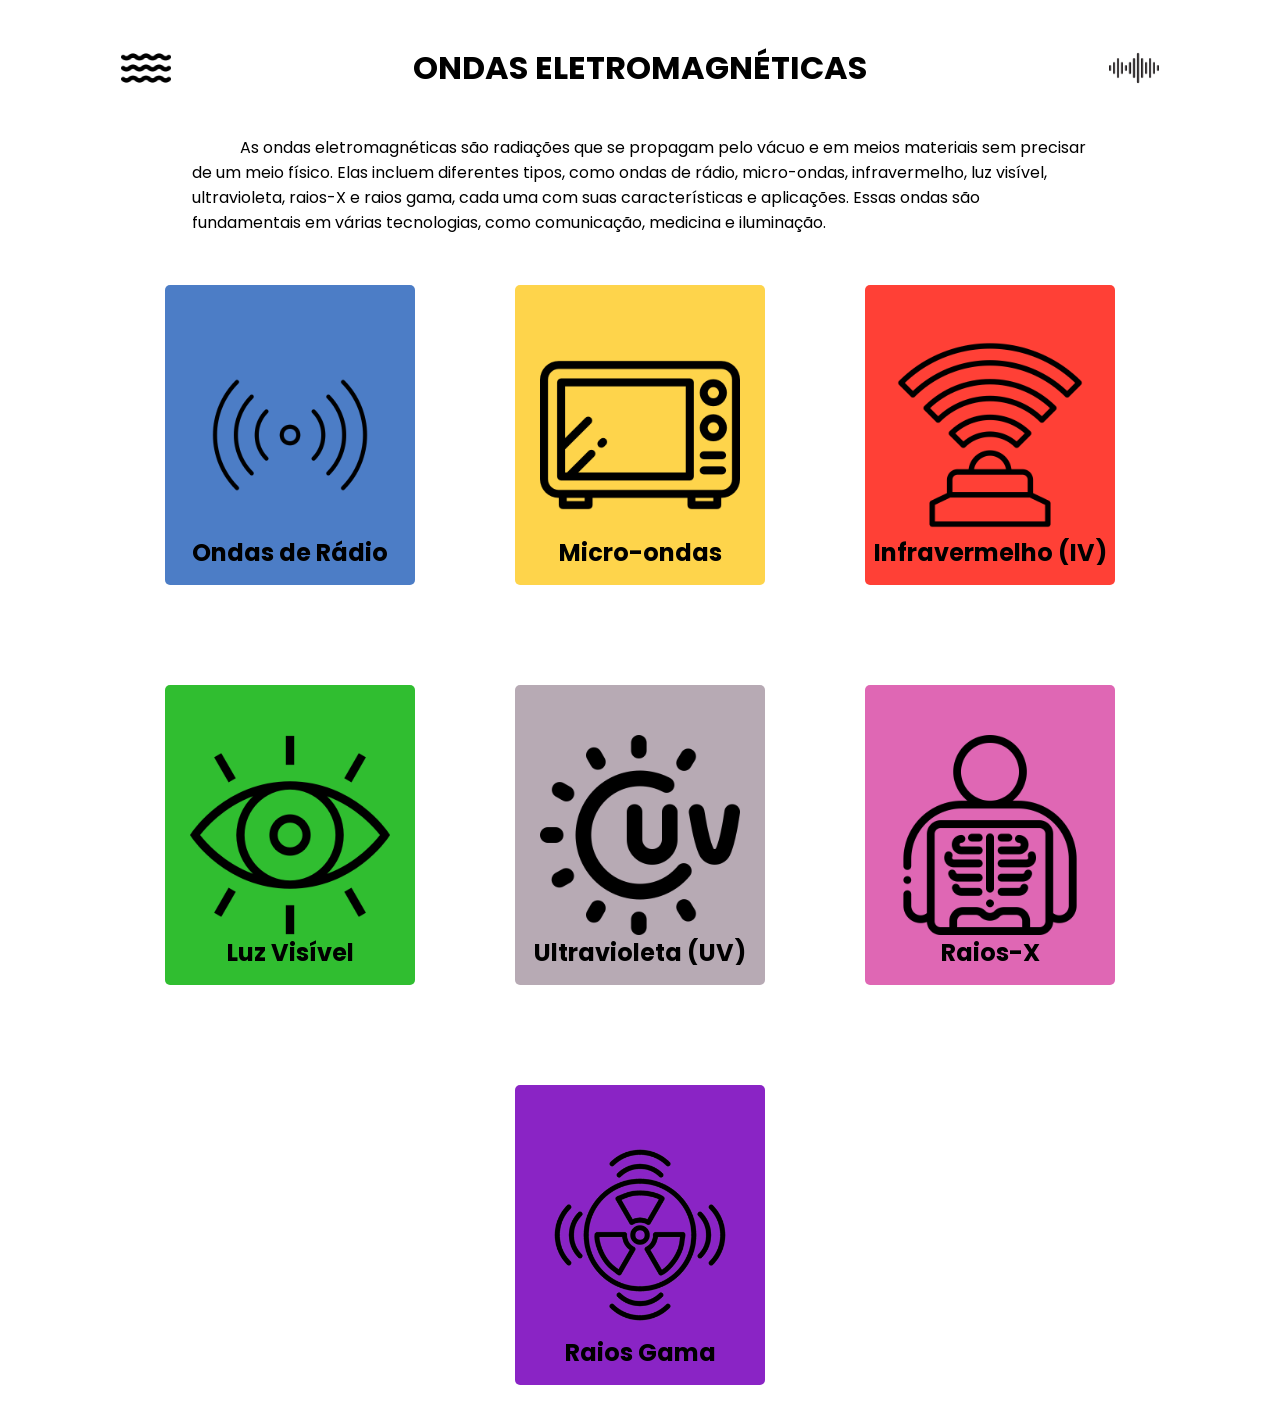
<file: index.html>
<!DOCTYPE html>
<html lang="pt-br">
<head>
    <meta charset="UTF-8">
    <meta name="viewport" content="width=device-width, initial-scale=1.0">
    <link rel="stylesheet" href="./css/style.css">
    <title>Ondas eletromagneticas</title>
</head>
<body>
    <header>
        <img src="./images/onda.png" alt="Ondas" width="50">
        <h1>Ondas eletromagnéticas</h1>
        <img src="./images/ondas-sonoras.png" alt="Onda sonora" width="50">
    </header>
    <main>
        <div class="texto_introdutorio">
            <p>
                As ondas eletromagnéticas são radiações que se propagam pelo vácuo e em meios materiais sem precisar de um meio físico. Elas incluem diferentes tipos, como ondas de rádio, micro-ondas, infravermelho, luz visível, ultravioleta, raios-X e raios gama, cada uma com suas características e aplicações. Essas ondas são fundamentais em várias tecnologias, como comunicação, medicina e iluminação.        </div>
        
        <section class="cards cards_especificas">
            <!-- Card RADIO -->
            <div class="card card_ondas_especificas" style="background-color: rgb(76, 125, 198);">
                <div class="img_box">
                    <img src="./images/onda_radio.png" alt="Foto de uma onda de radio">
                </div>
                <div class="content">
                    <h2>Ondas de Rádio</h2>
                    <p>
                        Têm os maiores comprimentos de onda e as menores frequências. Usadas principalmente para comunicação, como rádio, televisão e redes de celular.
                    </p>
                    <div class="link"><button class="Saiba_Mais" data-type="radio">Saiba mais</button></div>
                </div>
            </div>
            
            <dialog id="popup-radio" class="popup">
                <h2>Ondas de Rádio</h2>
                <p><strong>Saúde:</strong>Geralmente inofensivas, mas exposição muito intensa pode causar aquecimento.</p>
                <p><strong>Onde é usada:</strong>Transmissões de rádio, televisão e telecomunicações.</p>
                <div class="fotos">
                    <img src="images/estacao-radio-OndasRadio.webp" alt="">
                </div>
                <p><strong>Ressonância</strong>A Ressonância Magnética é uma técnica de imagem médica que utiliza campos magnéticos e ondas de rádio para criar imagens detalhadas dos tecidos e órgãos do corpo humano, sem usar radiação ionizante.</p>
                <div class="fotos">
                    <img src="images/ressonancia-OndasRadio" alt="">
                </div>
                <p><strong>Comprimento da onda:</strong>De 1 milímetro até mais de 100 quilômetros.</p>
                <p><strong>Frequência:</strong>Entre 30 Hz e 300 GHz.</p>
                <img src="./images/fre_radio.png" alt="">
                <p><strong>Ionizante:</strong>Não</p>
                <button class="fechar">Fechar</button>
            </dialog>

                        <!-- Card MICRO -->
            <div class="card card_ondas_especificas" style="background-color: rgb(254, 212, 75);">
                <div class="img_box">
                    <img src="./images/mircro_ondas.png" alt="Foto de um micro ondas">
                </div>
                <div class="content">
                    <h2>Micro-ondas</h2>
                    <p>Ondas de comprimento intermediário, usadas em fornos para aquecer alimentos e em telecomunicações, como Wi-Fi e radares.
                    </p>
                    <div class="link"><button class="Saiba_Mais" data-type="micro">Saiba mais</button></div>
                </div>
            </div>

            <dialog id="popup-micro" class="popup">
                <h2>Micro-Ondas</h2>
                <p><strong>Saúde:</strong>Pode aquecer tecidos corporais; normalmente segura em baixas intensidades.</p>
                <p><strong>Onde é usada:</strong>Satélites, radares, fornos micro-ondas.</p>
                <div class="fotos">
                    <img src="images/satelites-MicroOndas.webp" alt="">
                    <img src="images/Radar-MicroOndas" alt="">
                </div>
                <p><strong>Comprimento da onda:</strong>De 1 milímetro a 1 metro.</p>
                <p><strong>Frequência:</strong>Entre 300 MHz e 300 GHz.</p>
                <img src="./images/fre_microondas.png" alt="">
                <p><strong>Ionizante:</strong>Não</p>
                <button class="fechar">Fechar</button>
            </dialog>

                <!-- Card INFRA -->
            <div class="card card_ondas_especificas" style="background-color: rgb(255, 64, 54);">
                <div class="img_box">
                    <img src="./images/infravermelha.png" alt="Foto de uma onda infravermelha">
                </div>
                <div class="content">
                    <h2>Infravermelho (IV)</h2>
                    <p>Emitido por objetos quentes, é usado em controles remotos, sensores térmicos e tecnologia de aquecimento.
                    </p>
                    <div class="link"><button class="Saiba_Mais" data-type="infra">Saiba mais</button></div>
                </div>
            </div>

            <dialog id="popup-infra" class="popup">
                <h2>Ondas infravermelhas</h2>
                <p><strong>Saúde:</strong>Exposição excessiva pode causar queimaduras.</p>
                <p><strong>Onde é usada:</strong>Controle remoto, câmeras térmicas, aquecimento.</p>
                <div class="fotos">
                    <img src="images/controle-remotoInfravermelho.webp" alt="">
                    <img src="images/cameras_termicas-Infravermelho" alt="">
                </div>
                <p><strong>Comprimento da onda:</strong>700 nm a 1 mm.</p>
                <p><strong>Frequência:</strong>Entre 300 GHz e 430 THz.</p>
                <img src="./images/fre_infravermelho.png" alt="">
                <p><strong>Ionizante:</strong> Parcialmente.A luz ultravioleta pode ser ionizante dependendo da frequência. UV-A e UV-B são não-ionizantes, mas UV-C (que tem maior energia) é ionizante e pode causar danos biológicos.</p>
                <button class="fechar">Fechar</button>
            </dialog>

                <!-- Card VISIVEL -->
            <div class="card card_ondas_especificas" style="background-color: rgb(48, 190, 48);">
                <div class="img_box">
                    <img src="./images/olho.png" alt="" >
                </div>
                <div class="content">
                    <h2>Luz Visível</h2>
                    <p>
                        A luz visível é a única parte do espectro eletromagnético que podemos enxergar, abrangendo cores do vermelho ao violeta.</p>
                    <div class="link"><button class="Saiba_Mais" data-type="visivel">Saiba mais</button></div>
                </div>
            </div>

            <dialog id="popup-visivel" class="popup">
                <h2>Luz Visivel</h2>
                <p><strong>Saúde:</strong>Essencial para a visão, segura em exposição normal.</p>
                <p><strong>Onde é usada:</strong>Iluminação, fotografia, visão humana.</p>
                <div class="fotos">
                    <img src="images/olho-luz_visivel.webp" alt="">
                    <img src="images/fotografia-luz_visivel.jpg" alt="">
                </div>
                <p><strong>Comprimento da onda:</strong>400 nm a 700 nm.</p>
                <p><strong>Frequência:</strong>Entre 430 THz e 750 THz.</p>
                <img src="./images/fre_visivel.png" alt="">
                <div id="cores">
                    <h3>Cores Visiveis</h3>
                    <div id="colors"></div>
                    <div id="p_cores">
                        <p>Vermelho</p>
                        <p>Laranja</p>
                        <p>Amarelo</p>
                        <p>Verde</p>
                        <p>Ciano</p>
                        <p>Azul</p>
                    </div>
                </div>                
                <p><strong>Ionizante:</strong>Não</p>
                <button class="fechar">Fechar</button>
            </dialog>

            <!-- Card VIOLETA -->
            <div class="card card_ondas_especificas" style="background-color: rgb(183, 170, 180);">
                <div class="img_box">
                    <img src="./images/UV.png" alt="Foto de um sol com UV escrito ao lado" width="300">
                </div>
                <div class="content">
                    <h2>Ultravioleta (UV)</h2>
                    <p>Invisível para nós, é emitida pelo Sol e pode causar queimaduras solares, mas também é utilizada em esterilização e tratamentos médicos.</p>
                    <div class="link"><button class="Saiba_Mais" data-type="violeta">Saiba mais</button></div>
                </div>
            </div>

            <dialog id="popup-violeta" class="popup">
                <h2>Ondas ultravioleta</h2>
                <p><strong>Saúde:</strong>Pode causar queimaduras, câncer de pele em exposição prolongada.</p>
                <p><strong>Onde é usada:</strong>Esterilização, bronzeamento artificial.</p>
                <div class="fotos">
                    <img src="images/esterilizacao-UltraVioleta.jpg" alt="">
                    <img src="images/bronzeamento_artificial-UltraVioleta" alt="">
                </div>
                <p><strong>Comprimento da onda:</strong> 10 nm a 400 nm.</p>
                <p><strong>Frequência:</strong>Entre 750 THz e 30 PHz.</p>
                <img src="./images/fre_ultravioleta.png" alt="">
                <p><strong>Ionizante:</strong>ParcialmentE.A luz ultravioleta pode ser ionizante dependendo da frequência. UV-A e UV-B são não-ionizantes, mas UV-C (que tem maior energia) é ionizante e pode causar danos biológicos.</p>
                <p><strong>UVA:</strong> Comprimento de onda de 320 a 400 nm; penetra profundamente na pele, contribuindo para o envelhecimento precoce e aumentando o risco de câncer de pele.</p>
                <p><strong>UVB</strong> Comprimento de onda de 280 a 320 nm; causa queimaduras solares e é crucial para a produção de vitamina D, além de estar diretamente relacionado ao desenvolvimento de câncer de pele.</p>
                <p><strong>UVC</strong>Comprimento de onda de 100 a 280 nm; a mais energética e potencialmente perigosa, mas quase totalmente absorvida pela camada de ozônio, não alcançando a superfície da Terra. É usada em desinfecção.</p>
                <button class="fechar">Fechar</button>
            </dialog>

            <!-- Card RAIO -->
            <div class="card card_ondas_especificas" style="background-color: rgb(223, 103, 180);">
                <div class="img_box">
                    <img src="./images/raio_x.png" alt="Foto de um raio x">
                </div>
                <div class="content">
                    <h2>Raios-X</h2>
                    <p>Ondas de alta energia que podem penetrar materiais, sendo amplamente usadas em exames médicos, como radiografias.</p>
                    <div class="link"><button class="Saiba_Mais" data-type="raio">Saiba mais</button></div>
                </div>
            </div>

            <dialog id="popup-raio" class="popup">
                <h2>Raios X</h2>
                <p><strong>Saúde:</strong>Exposição intensa pode ser perigosa, usada com cuidado em diagnóstico médico.</p>
                <p><strong>Onde é usada:</strong>Radiografia, segurança aeroportuária.</p>
                <div class="fotos">
                    <img src="images/radiografia-RaioX.webp" alt="">
                    <img src="images/seguranca_aeroportuaria-RaioX.jpg" alt="">
                </div>
                <p><strong>Tomografia</strong>A Tomografia Computadorizada é uma técnica de imagem médica que utiliza raios-X para criar imagens transversais detalhadas do corpo, permitindo uma visualização em várias camadas.</p>
                <div class="fotos">
                    <img src="images/Tomografia-RaioX.png" alt="">
                </div>
                <p><strong>Comprimento da onda:</strong> 0,01 nm a 10 nm.</p>
                <p><strong>Frequência:</strong>Entre 30 PHz e 30 EHz.</p>
                <img src="./images/fre_raiosx.png" alt="">
                <p><strong>Ionizante:</strong>Sim</p>
                <button class="fechar">Fechar</button>
            </dialog>

            <!-- Card GAMA -->
            <div class="card card_ondas_especificas" style="background-color: rgb(138, 36, 197);">
                <div class="img_box">
                    <img src="./images/raio_gama.png" alt="Foto de um raio gama" >
                </div>
                <div class="content">
                    <h2>Raios Gama</h2>
                    <p>As ondas de maior energia e menor comprimento de onda, resultantes de reações nucleares. São usadas no tratamento de câncer e no estudo do universo..</p>
                    <div class="link"><button class="Saiba_Mais" data-type="gama">Saiba mais</button></div>
                </div>
            </div>

            <dialog id="popup-gama" class="popup">
                <h2>Raios Gama</h2>
                <p><strong>Saúde:</strong> Extremamente perigosos, causam danos celulares.</p>
                <p><strong>Onde é usada:</strong>Tratamento de câncer, pesquisa nuclear.</p>
                <div class="fotos">
                    <img src="images/tratamento_cancer-RaioGama.jpg" alt="">
                    <img src="images/pesquisas_nucleares-RaioGama.jpg" alt="">
                </div>
                <p><strong>Comprimento da onda:</strong> Menos de 0,01 nm.</p>
                <p><strong>Frequência:</strong>Acima de 30 EHz.</p>
                <img src="./images/fre_raiosgama.png" alt="">
                <p><strong>Ionizante:</strong>Sim</p>
                <button class="fechar">Fechar</button>
            </dialog>
        </section>
    </main>
    <script src="./js/script.js"></script>
</body>
</html>
</file>
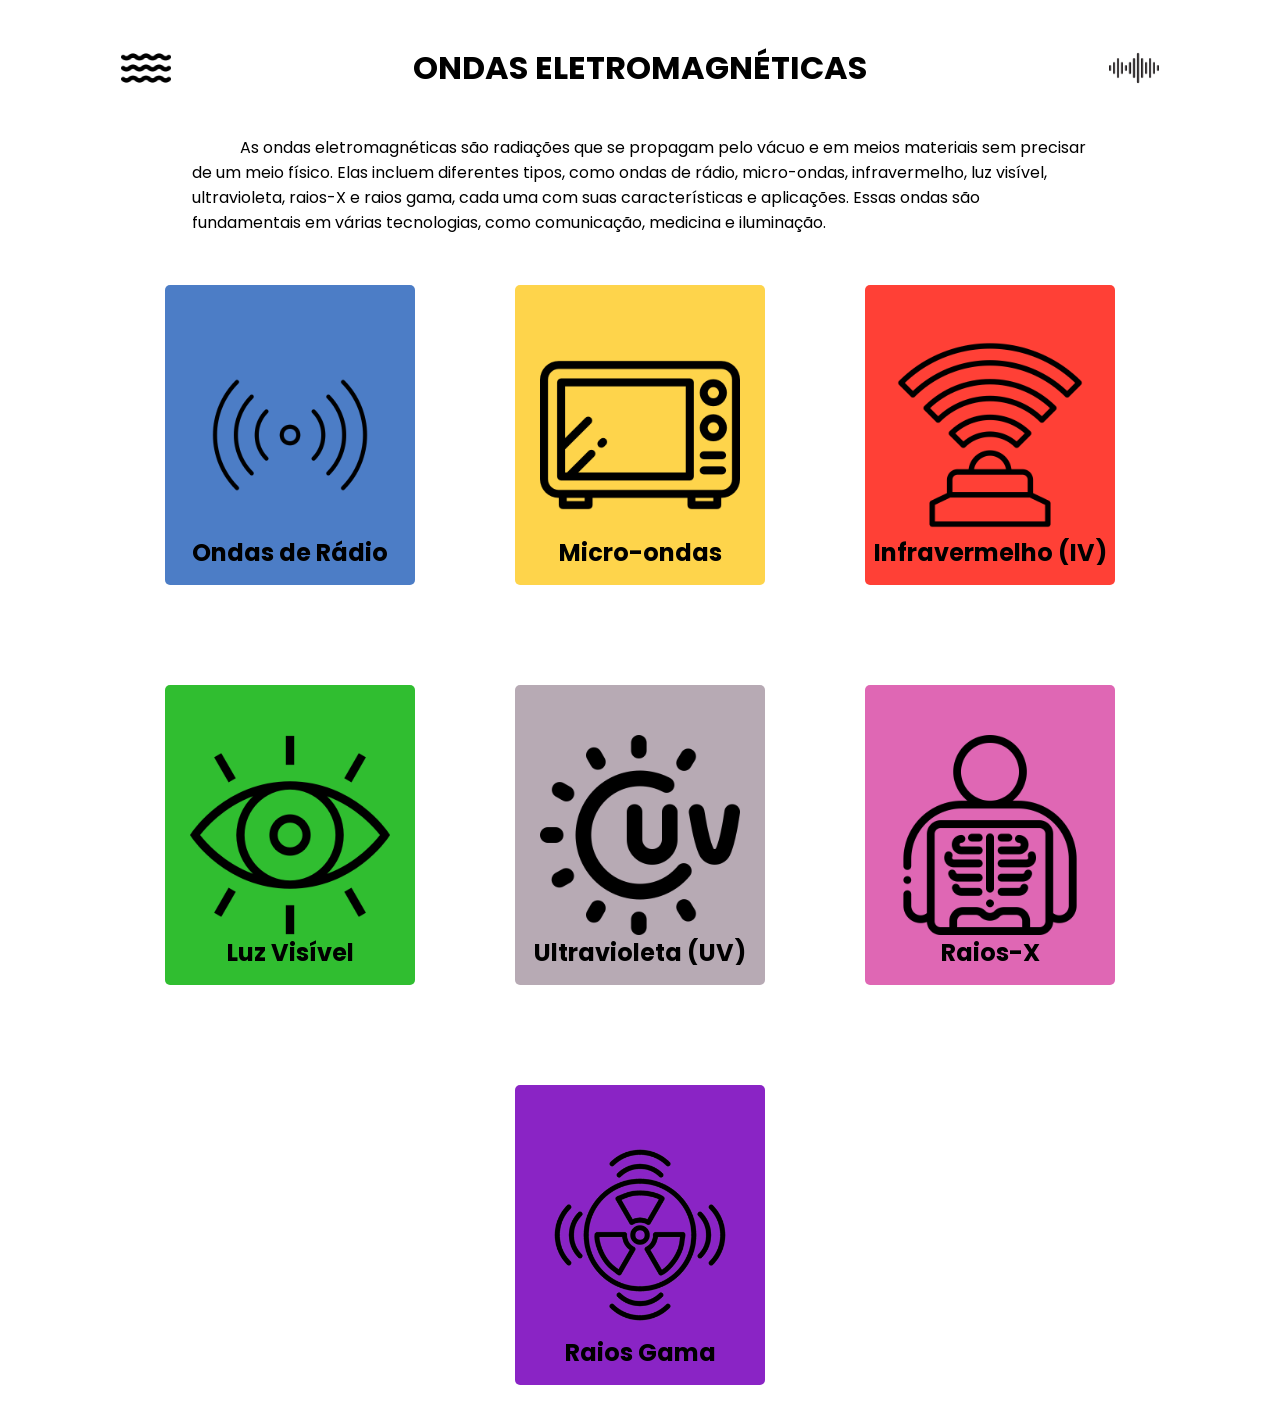
<file: eletromagneticas.html>
<!DOCTYPE html>
<html lang="pt-br">
<head>
    <meta charset="UTF-8">
    <meta name="viewport" content="width=device-width, initial-scale=1.0">
    <link rel="stylesheet" href="./css/style.css">
    <title>Ondas eletromagneticas</title>
    <style>
        .cards_especificas{
        margin-top:50px;
        }
    </style>
</head>
<body>
    <header>
        <img src="./images/onda.png" alt="Ondas" width="50">
        <h1>Ondas eletromagnéticas</h1>
        <img src="./images/ondas-sonoras.png" alt="Onda sonora" width="50">
    </header>
    <main>
        <div class="texto_introdutorio">
            <p>
                As ondas eletromagnéticas são radiações que se propagam pelo vácuo e em meios materiais sem precisar de um meio físico. Elas incluem diferentes tipos, como ondas de rádio, micro-ondas, infravermelho, luz visível, ultravioleta, raios-X e raios gama, cada uma com suas características e aplicações. Essas ondas são fundamentais em várias tecnologias, como comunicação, medicina e iluminação.        </div>
        
        <section class="cards cards_especificas">
            <!-- Card RADIO -->
            <div class="card card_ondas_especificas" style="background-color: rgb(76, 125, 198);">
                <div class="img_box">
                    <img src="./images/onda_radio.png" alt="Foto de uma onda de radio">
                </div>
                <div class="content">
                    <h2>Ondas de Rádio</h2>
                    <p>
                        Têm os maiores comprimentos de onda e as menores frequências. Usadas principalmente para comunicação, como rádio, televisão e redes de celular.
                    </p>
                    <div class="link"><button class="Saiba_Mais" data-type="radio">Saiba mais</button></div>
                </div>
            </div>
            
            <dialog id="popup-radio" class="popup">
                <h2>Ondas de Rádio</h2>
                <p><strong>Saúde:</strong>Geralmente inofensivas, mas exposição muito intensa pode causar aquecimento.</p>
                <p><strong>Onde é usada:</strong>Transmissões de rádio, televisão e telecomunicações.</p>
                <p><strong>Comprimento da onda:</strong>De 1 milímetro até mais de 100 quilômetros.</p>
                <p><strong>Frequência:</strong>Entre 30 Hz e 300 GHz.</p>
                <img src="./images/fre_radio.png" alt="">
                <p><strong>Ionizante:</strong>Não</p>
                <button class="fechar">Fechar</button>
            </dialog>

                        <!-- Card MICRO -->
            <div class="card card_ondas_especificas" style="background-color: rgb(254, 212, 75);">
                <div class="img_box">
                    <img src="./images/mircro_ondas.png" alt="Foto de um micro ondas">
                </div>
                <div class="content">
                    <h2>Micro-ondas</h2>
                    <p>Ondas de comprimento intermediário, usadas em fornos para aquecer alimentos e em telecomunicações, como Wi-Fi e radares.
                    </p>
                    <div class="link"><button class="Saiba_Mais" data-type="micro">Saiba mais</button></div>
                </div>
            </div>

            <dialog id="popup-micro" class="popup">
                <h2>Micro-Ondas</h2>
                <p><strong>Saúde:</strong>Pode aquecer tecidos corporais; normalmente segura em baixas intensidades.</p>
                <p><strong>Onde é usada:</strong>Satélites, radares, fornos micro-ondas.</p>
                <p><strong>Comprimento da onda:</strong>De 1 milímetro a 1 metro.</p>
                <p><strong>Frequência:</strong>Entre 300 MHz e 300 GHz.</p>
                <img src="./images/fre_microondas.png" alt="">
                <p><strong>Ionizante:</strong>Não</p>
                <button class="fechar">Fechar</button>
            </dialog>

                <!-- Card INFRA -->
            <div class="card card_ondas_especificas" style="background-color: rgb(255, 64, 54);">
                <div class="img_box">
                    <img src="./images/infravermelha.png" alt="Foto de uma onda infravermelha">
                </div>
                <div class="content">
                    <h2>Infravermelho (IV)</h2>
                    <p>Emitido por objetos quentes, é usado em controles remotos, sensores térmicos e tecnologia de aquecimento.
                    </p>
                    <div class="link"><button class="Saiba_Mais" data-type="infra">Saiba mais</button></div>
                </div>
            </div>

            <dialog id="popup-infra" class="popup">
                <h2>Ondas infravermelhas</h2>
                <p><strong>Saúde:</strong>Exposição excessiva pode causar queimaduras.</p>
                <p><strong>Onde é usada:</strong>Controle remoto, câmeras térmicas, aquecimento.</p>
                <p><strong>Comprimento da onda:</strong>700 nm a 1 mm.</p>
                <p><strong>Frequência:</strong>Entre 300 GHz e 430 THz.</p>
                <img src="./images/fre_infravermelho.png" alt="">
                <p><strong>Ionizante:</strong> Parcialmente.A luz ultravioleta pode ser ionizante dependendo da frequência. UV-A e UV-B são não-ionizantes, mas UV-C (que tem maior energia) é ionizante e pode causar danos biológicos.</p>
                <button class="fechar">Fechar</button>
            </dialog>

                <!-- Card VISIVEL -->
            <div class="card card_ondas_especificas" style="background-color: rgb(48, 190, 48);">
                <div class="img_box">
                    <img src="./images/olho.png" alt="" >
                </div>
                <div class="content">
                    <h2>Luz Visível</h2>
                    <p>
                        A luz visível é a única parte do espectro eletromagnético que podemos enxergar, abrangendo cores do vermelho ao violeta.</p>
                    <div class="link"><button class="Saiba_Mais" data-type="visivel">Saiba mais</button></div>
                </div>
            </div>

            <dialog id="popup-visivel" class="popup">
                <h2>Luz Visivel</h2>
                <p><strong>Saúde:</strong>Essencial para a visão, segura em exposição normal.</p>
                <p><strong>Onde é usada:</strong>Iluminação, fotografia, visão humana.</p>
                <p><strong>Comprimento da onda:</strong>400 nm a 700 nm.</p>
                <p><strong>Frequência:</strong>Entre 430 THz e 750 THz.</p>
                <img src="./images/fre_visivel.png" alt="">
                <div id="cores">
                    <h3>Cores Visiveis</h3>
                    <div id="colors"></div>
                    <div id="p_cores">
                        <p>Vermelho</p>
                        <p>Laranja</p>
                        <p>Amarelo</p>
                        <p>Verde</p>
                        <p>Ciano</p>
                        <p>Azul</p>
                    </div>
                </div>                
                <p><strong>Ionizante:</strong>Não</p>
                <button class="fechar">Fechar</button>
            </dialog>

            <!-- Card VIOLETA -->
            <div class="card card_ondas_especificas" style="background-color: rgb(183, 170, 180);">
                <div class="img_box">
                    <img src="./images/UV.png" alt="Foto de um sol com UV escrito ao lado" width="300">
                </div>
                <div class="content">
                    <h2>Ultravioleta (UV)</h2>
                    <p>Invisível para nós, é emitida pelo Sol e pode causar queimaduras solares, mas também é utilizada em esterilização e tratamentos médicos.</p>
                    <div class="link"><button class="Saiba_Mais" data-type="violeta">Saiba mais</button></div>
                </div>
            </div>

            <dialog id="popup-violeta" class="popup">
                <h2>Ondas ultravioleta</h2>
                <p><strong>Saúde:</strong>Pode causar queimaduras, câncer de pele em exposição prolongada.</p>
                <p><strong>Onde é usada:</strong>Esterilização, bronzeamento artificial.</p>
                <p><strong>Comprimento da onda:</strong> 10 nm a 400 nm.</p>
                <p><strong>Frequência:</strong>Entre 750 THz e 30 PHz.</p>
                <img src="./images/fre_ultravioleta.png" alt="">
                <p><strong>Ionizante:</strong>ParcialmentE.A luz ultravioleta pode ser ionizante dependendo da frequência. UV-A e UV-B são não-ionizantes, mas UV-C (que tem maior energia) é ionizante e pode causar danos biológicos.</p>
                <p><strong>UVA:</strong> Comprimento de onda de 320 a 400 nm; penetra profundamente na pele, contribuindo para o envelhecimento precoce e aumentando o risco de câncer de pele.</p>
                <p><strong>UVB</strong> Comprimento de onda de 280 a 320 nm; causa queimaduras solares e é crucial para a produção de vitamina D, além de estar diretamente relacionado ao desenvolvimento de câncer de pele.</p>
                <p><strong>UVC</strong>Comprimento de onda de 100 a 280 nm; a mais energética e potencialmente perigosa, mas quase totalmente absorvida pela camada de ozônio, não alcançando a superfície da Terra. É usada em desinfecção.</p>
                <button class="fechar">Fechar</button>
            </dialog>

            <!-- Card RAIO -->
            <div class="card card_ondas_especificas" style="background-color: rgb(223, 103, 180);">
                <div class="img_box">
                    <img src="./images/raio_x.png" alt="Foto de um raio x">
                </div>
                <div class="content">
                    <h2>Raios-X</h2>
                    <p>Ondas de alta energia que podem penetrar materiais, sendo amplamente usadas em exames médicos, como radiografias.</p>
                    <div class="link"><button class="Saiba_Mais" data-type="raio">Saiba mais</button></div>
                </div>
            </div>

            <dialog id="popup-raio" class="popup">
                <h2>Raios X</h2>
                <p><strong>Saúde:</strong>Exposição intensa pode ser perigosa, usada com cuidado em diagnóstico médico.</p>
                <p><strong>Onde é usada:</strong>Radiografia, segurança aeroportuária.</p>
                <p><strong>Comprimento da onda:</strong> 0,01 nm a 10 nm.</p>
                <p><strong>Frequência:</strong>Entre 30 PHz e 30 EHz.</p>
                <img src="./images/fre_raiosx.png" alt="">
                <p><strong>Ionizante:</strong>Sim</p>
                <button class="fechar">Fechar</button>
            </dialog>

            <!-- Card GAMA -->
            <div class="card card_ondas_especificas" style="background-color: rgb(138, 36, 197);">
                <div class="img_box">
                    <img src="./images/raio_gama.png" alt="Foto de um raio gama" >
                </div>
                <div class="content">
                    <h2>Raios Gama</h2>
                    <p>As ondas de maior energia e menor comprimento de onda, resultantes de reações nucleares. São usadas no tratamento de câncer e no estudo do universo..</p>
                    <div class="link"><button class="Saiba_Mais" data-type="gama">Saiba mais</button></div>
                </div>
            </div>

            <dialog id="popup-gama" class="popup">
                <h2>Raios Gama</h2>
                <p><strong>Saúde:</strong> Extremamente perigosos, causam danos celulares.</p>
                <p><strong>Onde é usada:</strong>Tratamento de câncer, pesquisa nuclear.</p>
                <p><strong>Comprimento da onda:</strong> Menos de 0,01 nm.</p>
                <p><strong>Frequência:</strong>Acima de 30 EHz.</p>
                <img src="./images/fre_raiosgama.png" alt="">
                <p><strong>Ionizante:</strong>Sim</p>
                <button class="fechar">Fechar</button>
            </dialog>
        </section>
    </main>
    <script src="./js/script.js"></script>
</body>
</html>
</file>
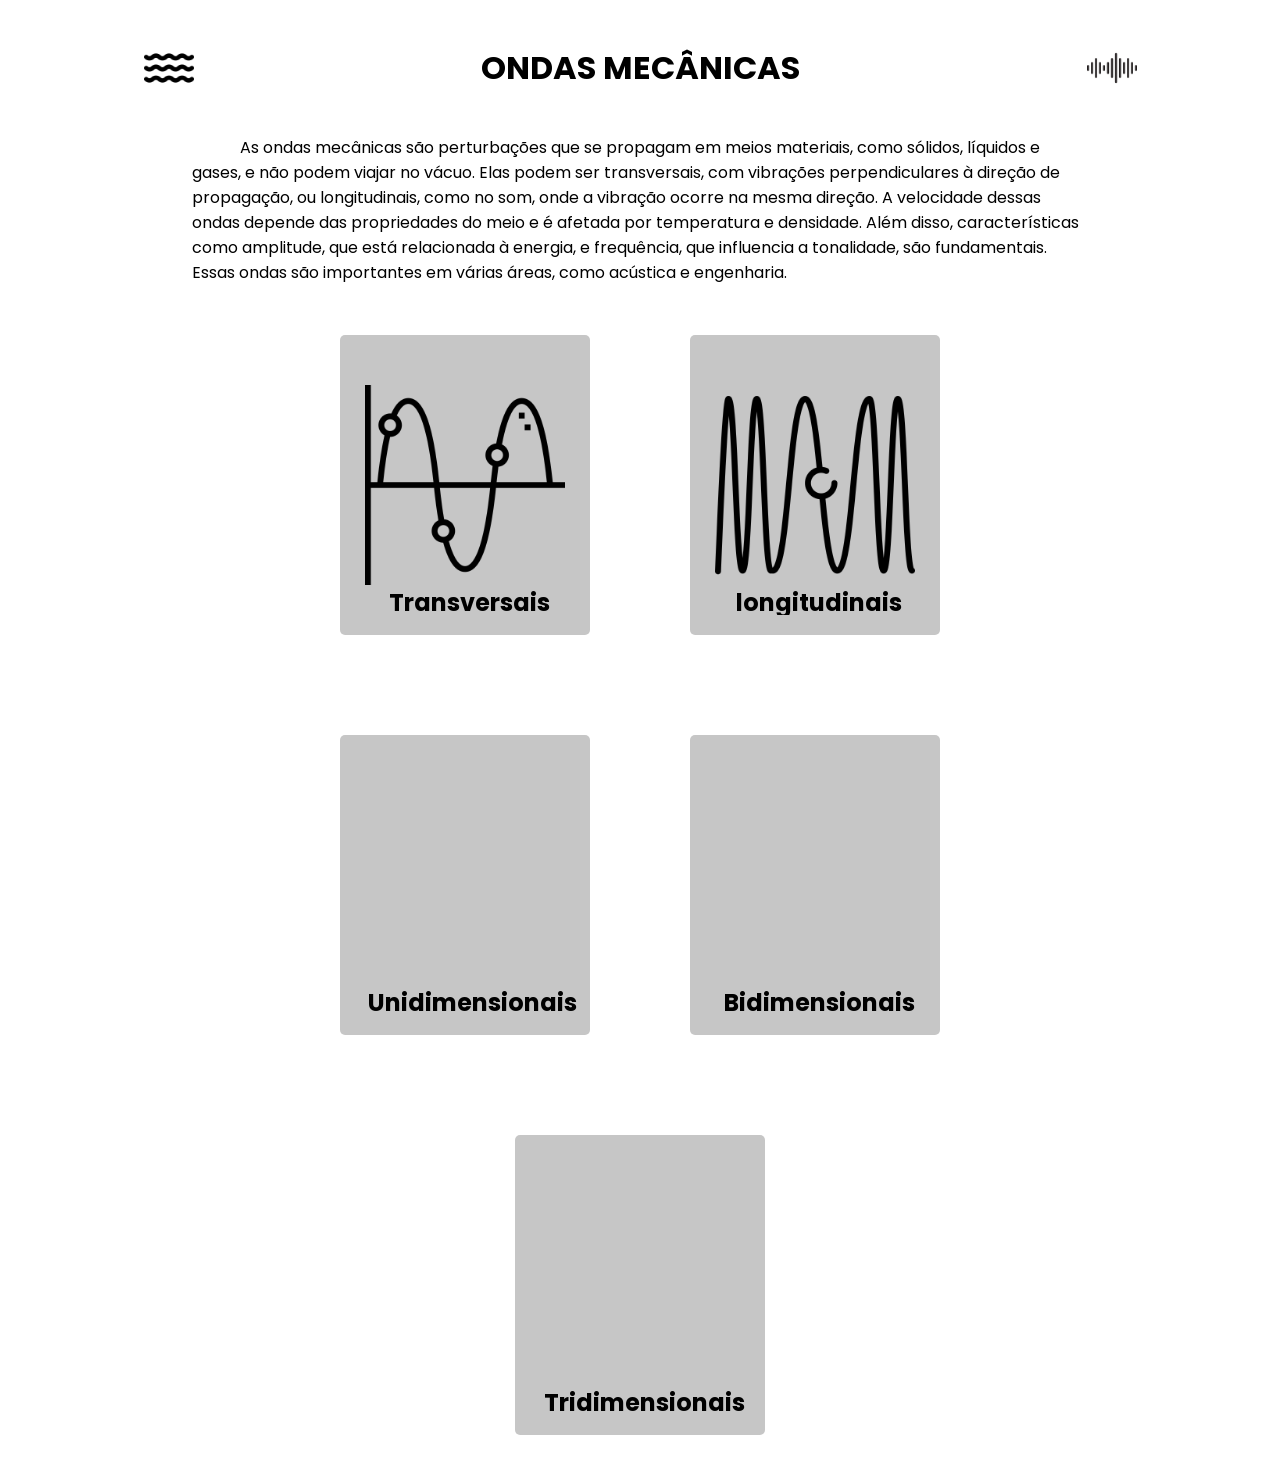
<file: mecanicas.html>
<!DOCTYPE html>
<html lang="pt-br">
<head>
    <meta charset="UTF-8">
    <meta name="viewport" content="width=device-width, initial-scale=1.0">
    <link rel="stylesheet" href="./css/style.css">
    <title>Ondas eletromagneticas</title>
    <style>
        h2{
            position: relative;
            right: 20px;
        }
    </style>
</head>
<body>
    <header>
        <img src="./images/onda.png" alt="Ondas" width="50">
        <h1>Ondas Mecânicas</h1>
        <img src="./images/ondas-sonoras.png" alt="Onda sonora" width="50">
    </header>
    <main>
        <div class="texto_introdutorio">
            <p>
                As ondas mecânicas são perturbações que se propagam em meios materiais, como sólidos, líquidos e gases, e não podem viajar no vácuo. Elas podem ser transversais, com vibrações perpendiculares à direção de propagação, ou longitudinais, como no som, onde a vibração ocorre na mesma direção. A velocidade dessas ondas depende das propriedades do meio e é afetada por temperatura e densidade. Além disso, características como amplitude, que está relacionada à energia, e frequência, que influencia a tonalidade, são fundamentais. Essas ondas são importantes em várias áreas, como acústica e engenharia.        
        <section class="cards cards_especificas">
            <!-- Card Transversais -->
            <div class="card card_ondas_especificas">
                <div class="img_box">
                    <img src="./images/transversal.png" alt="Foto de uma onda transversal">
                </div>
                <div class="content">
                    <h2>Transversais</h2>
                    <p>
                        Ondas onde a vibração das partículas é perpendicular à direção de propagação. Exemplo: ondas em uma corda.
                    </p>
                    <div class="link"><button class="Saiba_Mais" data-type="transversais">Saiba mais</button></div>
                </div>
            </div>
            
            <dialog id="popup-transversais" class="popup">
                <h2>Ondas Transversais</h2>
                <p>..........</p>
                <button class="fechar">Fechar</button>
            </dialog>

                        <!-- Card longitudinais -->
            <div class="card card_ondas_especificas">
                <div class="img_box">
                    <img src="./images/ondas-longitudinais.png" alt="Foto de uma onda longitudinal" class="img_mecanica">
                </div>
                <div class="content">
                    <h2>longitudinais</h2>
                    <p>
                        Nessas ondas, a vibração das partículas ocorre na mesma direção da propagação da onda, como no caso das ondas sonoras no ar.
                    </p>
                    <div class="link"><button class="Saiba_Mais" data-type="longitudinais">Saiba mais</button></div>
                </div>
            </div>

            <dialog id="popup-longitudinais" class="popup">
                <h2>Ondas longitudinais</h2>
                <p>..........</p>
                <button class="fechar">Fechar</button>
            </dialog>

                <!-- Card Unidimensionais -->
            <div class="card card_ondas_especificas">
                <div class="img_box">
                    <!-- <img src="./images/infravermelha.png" alt="Foto de uma onda infravermelha" class="img_mecanica"> -->
                </div>
                <div class="content">
                    <h2>Unidimensionais</h2>
                    <p>
                        Ondas que se propagam em apenas uma direção. Um exemplo clássico é uma onda viajando ao longo de uma corda esticada.
                    </p>
                    <div class="link"><button class="Saiba_Mais" data-type="uni">Saiba mais</button></div>
                </div>
            </div>

            <dialog id="popup-uni" class="popup">
                <h2>Ondas Unidimensionais</h2>
                <p>..........</p>
                <button class="fechar">Fechar</button>
            </dialog>

                <!-- Card Bidimensionais -->
            <div class="card card_ondas_especificas">
                <div class="img_box">
                    <!-- <img src="./images/olho.png" alt="" class="img_mecanica"> -->
                </div>
                <div class="content">
                    <h2>Bidimensionais</h2>
                    <p>
                        Propagam-se em duas direções em um plano, como as ondas que se formam na superfície da água.
                    </p>
                    <div class="link"><button class="Saiba_Mais" data-type="bi">Saiba mais</button></div>
                </div>
            </div>

            <dialog id="popup-bi" class="popup">
                <h2>Ondas Bidimensionais</h2>
                <p>..........</p>
                <button class="fechar">Fechar</button>
            </dialog>

            <!-- Card Tridimensionais -->
            <div class="card card_ondas_especificas">
                <div class="img_box">
                    <!-- <img src="./images/UV.png" alt="Foto de um sol com UV escrito ao lado" width="300" class="img_mecanica"> -->
                </div>
                <div class="content">
                    <h2>Tridimensionais</h2>
                    <p>
                        Ondas que se propagam em todas as direções, como as ondas sonoras, que se expandem em um ambiente tridimensional (como o ar).
                    </p>
                    <div class="link"><button class="Saiba_Mais" data-type="tri">Saiba mais</button></div>
                </div>
            </div>

            <dialog id="popup-tri" class="popup">
                <h2>Ondas Tridimensionais</h2>
                <p>..........</p>
                <button class="fechar">Fechar</button>
            </dialog>
        </section>
    </main>
    <script src="./js/script.js"></script>
</body>
</html>
</file>
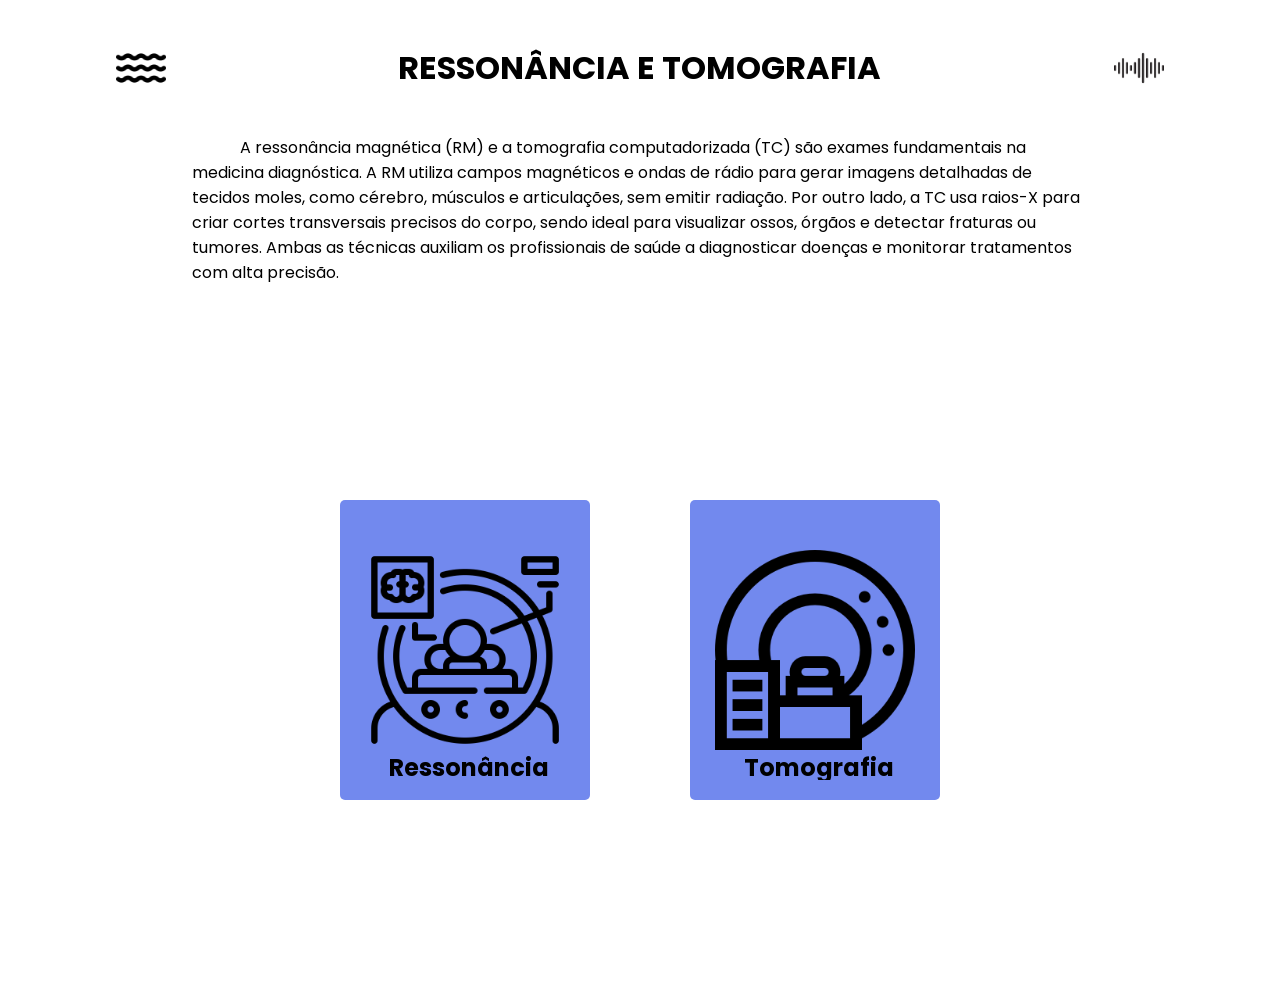
<file: Ressonância _Tomografia.html>
<!DOCTYPE html>
<html lang="pt-br">
<head>
    <meta charset="UTF-8">
    <meta name="viewport" content="width=device-width, initial-scale=1.0">
    <link rel="stylesheet" href="./css/style.css">
    <title>Ressonância e Tomografia</title>
    <style>
        h2{
            position: relative;
            right: 20px;
        }
        .card_ondas_especificas{
            background-color: rgb(114, 137, 238);
        }
    </style>
</head>
<body>
    <header>
        <img src="./images/onda.png" alt="Ondas" width="50">
        <h1>Ressonância e Tomografia</h1>
        <img src="./images/ondas-sonoras.png" alt="Onda sonora" width="50">
    </header>
    <main>
        <div class="texto_introdutorio">
            <p>
                A ressonância magnética (RM) e a tomografia computadorizada (TC) são exames fundamentais na medicina diagnóstica. A RM utiliza campos magnéticos e ondas de rádio para gerar imagens detalhadas de tecidos moles, como cérebro, músculos e articulações, sem emitir radiação. Por outro lado, a TC usa raios-X para criar cortes transversais precisos do corpo, sendo ideal para visualizar ossos, órgãos e detectar fraturas ou tumores. Ambas as técnicas auxiliam os profissionais de saúde a diagnosticar doenças e monitorar tratamentos com alta precisão.    
        <section class="cards cards_especificas">
            <!-- Card Ressonancia -->
            <div class="card card_ondas_especificas">
                <div class="img_box">
                    <img src="./images/ressonancia.png" alt="Foto de uma ressonancia">
                </div>
                <div class="content">
                    <h2>Ressonância</h2>
                    <p>
                        Usa campos magnéticos e ondas de rádio para gerar imagens detalhadas do corpo, ajudando a identificar problemas em tecidos moles, como cérebro e articulações.
                    </p>
                    <div class="link"><button class="Saiba_Mais" data-type="resso">Saiba mais</button></div>
                </div>
            </div>
            
            <dialog id="popup-resso" class="popup">
                <h2>Ressonância</h2>
                <p>A Ressonância Magnética é uma técnica de imagem médica que utiliza campos magnéticos e ondas de rádio para criar imagens detalhadas dos tecidos e órgãos do corpo humano, sem usar radiação ionizante.
                </p>
                <p><strong>Funcionamento:</strong>O exame envolve a colocação do paciente em um tubo magnético, onde os átomos de hidrogênio são excitados e emitem sinais, que são transformados em imagens por um computador.
                </p>
                <p><strong>Aplicações:</strong>É amplamente utilizada para detectar tumores, lesões e doenças neurológicas, oferecendo imagens de alta resolução, especialmente em tecidos moles.
                </p>
                <p><strong>Vantagens:</strong>Imagens detalhadas e segurança, já que não envolve radiação.
                <p><strong>Desvantagens:</strong> Custo elevado e desconforto para alguns pacientes durante o exame</p>
                <button class="fechar">Fechar</button>
            </dialog>

                        <!-- Card Tomografia -->
            <div class="card card_ondas_especificas">
                <div class="img_box">
                    <img src="./images/tomografia.png" alt="Foto de uma tomografia" class="img_mecanica">
                </div>
                <div class="content">
                    <h2>Tomografia</h2>
                    <p>
                        A tomografia usa raios X para criar imagens detalhadas em 2D e 3D do corpo, sendo útil na detecção de doenças, fraturas e tumores.
                    </p>
                    <div class="link"><button class="Saiba_Mais" data-type="tomo">Saiba mais</button></div>
                </div>
            </div>

            <dialog id="popup-tomo" class="popup">
                <h2>Tomografia</h2>
                <p>A Tomografia Computadorizada é uma técnica de imagem médica que utiliza raios-X para criar imagens transversais detalhadas do corpo, permitindo uma visualização em várias camadas.
                </p>
                <p><strong>Funcionamento:</strong>Durante o exame, o paciente é posicionado em uma mesa que se move através de um tubo onde uma fonte de raios-X e um detector giram ao redor do corpo. Isso gera múltiplas imagens que são processadas por um computador, formando cortes detalhados do interior do corpo.
                </p>
                <p><strong>Aplicações:</strong>A TC é amplamente utilizada para diagnosticar doenças, identificar lesões, verificar tumores e guiar procedimentos médicos. É especialmente eficaz na avaliação de condições internas como hemorragias, fraturas e doenças pulmonares.
                </p>
                <p><strong>Vantagens:</strong> Imagens rápidas e precisas, com a capacidade de visualizar estruturas internas de forma clara.
                <p><strong>Desvantagens:</strong>Exposição à radiação, que pode ser um risco em exames repetidos, além de custos relativamente altos.</p>
                <button class="fechar">Fechar</button>
            </dialog>
        </section>
    </main>
    <script src="./js/script.js"></script>
</body>
</html>
</file>
<file: css/style.css>
@import url('https://fonts.googleapis.com/css2?family=Poppins:ital,wght@0,100;0,200;0,300;0,400;0,500;0,600;0,700;0,800;0,900;1,100;1,200;1,300;1,400;1,500;1,600;1,700;1,800;1,900&display=swap');
*{
    padding: 0;
    margin: 0;
    font-family: Arial, Helvetica, sans-serif;
    font-family: "Poppins", sans-serif;
}
header{
    display: flex;
    justify-content: space-around;
    align-items: center;
    width: 100%;
    height:15vh;
    text-transform: uppercase;
    text-align: center;
}
.texto_introdutorio{
    width: 70vw;
    margin: 0 auto;
    text-indent: 3rem;
}
.cards{
    display: flex;
    align-items: center;
    justify-content: center;
    gap: 100px;
    min-height: 70vh;
    flex-wrap: wrap;
    margin-bottom: 30px;
}
.card{
    display: flex;
    justify-content: center;
    width: 350px;
    height: 300px;
    position: relative;
    background-color: #c6c6c6;
    border-radius: 5px;
    transition: 0.5s;
}
.card_ondas_especificas{
    width: 250px;
    height: 300px;
}
.card:hover{
    height: 400px;
}
.card .img_box{
    position: absolute;
    width: 250px;
    height: auto;
    top: 50px;
    transition: 0.5s;
}
.card:hover .img_box{
    top: -20px;
    scale: 0.75;
}
.card .img_box img{
    width: 100%;
    height: 100%;   
    object-fit: cover;
}
.cards_especificas{
    margin-top:50px;
    }
.card_ondas_especificas .img_box{
    position: absolute;
    width: 200px;
    height: auto;
    top: 50px;
    transition: 0.5s;
}
.card_ondas_especificas:hover .img_box{
    top: -35px;
    scale: 0.6;
}

.card_ondas_especificas .img_box img{
    width: 100%;
    height: 100%;   
    object-fit: cover;
    display: flex;
}
.card .content{
    display: flex;
    flex-direction: column;
    gap: 15px;
    position: absolute;
    top: 250px;
    width: 100%;
    text-align: center;
    height: 30px;
    overflow: hidden;
    transition: 0.5s;
}
.card:hover .content{
    top: 130px;
    height: 250px;
}

.link a, .link button, dialog button {
    text-decoration: none;
    border: 1px solid black;
    padding: 5px;
    background-color: red;
    background-color: black;
    color: white;
    transition: 0.5s;
    cursor: pointer;
}
dialog{
    width: 700px;
    min-height: 300px;
    border: none;
    border-radius: 10px;
    padding: 20px;
    box-shadow: 0 4px 8px rgba(0, 0, 0, 0.1);
    text-align: center;
    position: fixed;
    left: calc(50% - 350px);
    top: calc(50% - 370px);
}
dialog::backdrop {
    background-color: rgba(0, 0, 0, 0.5);
}
button:hover{
    transform: scale(1.2);
}
dialog img{
    width: 300px;
}
#colors {
    width: 80%;
    height: 50%;
    background: linear-gradient(to right, red, orange, yellow, green, #00ffff, blue);
    padding: 15px;
    margin: 0 auto;
}
#p_cores{
    display: flex;
    gap: 60px;
    justify-content: center;
}
</file>
